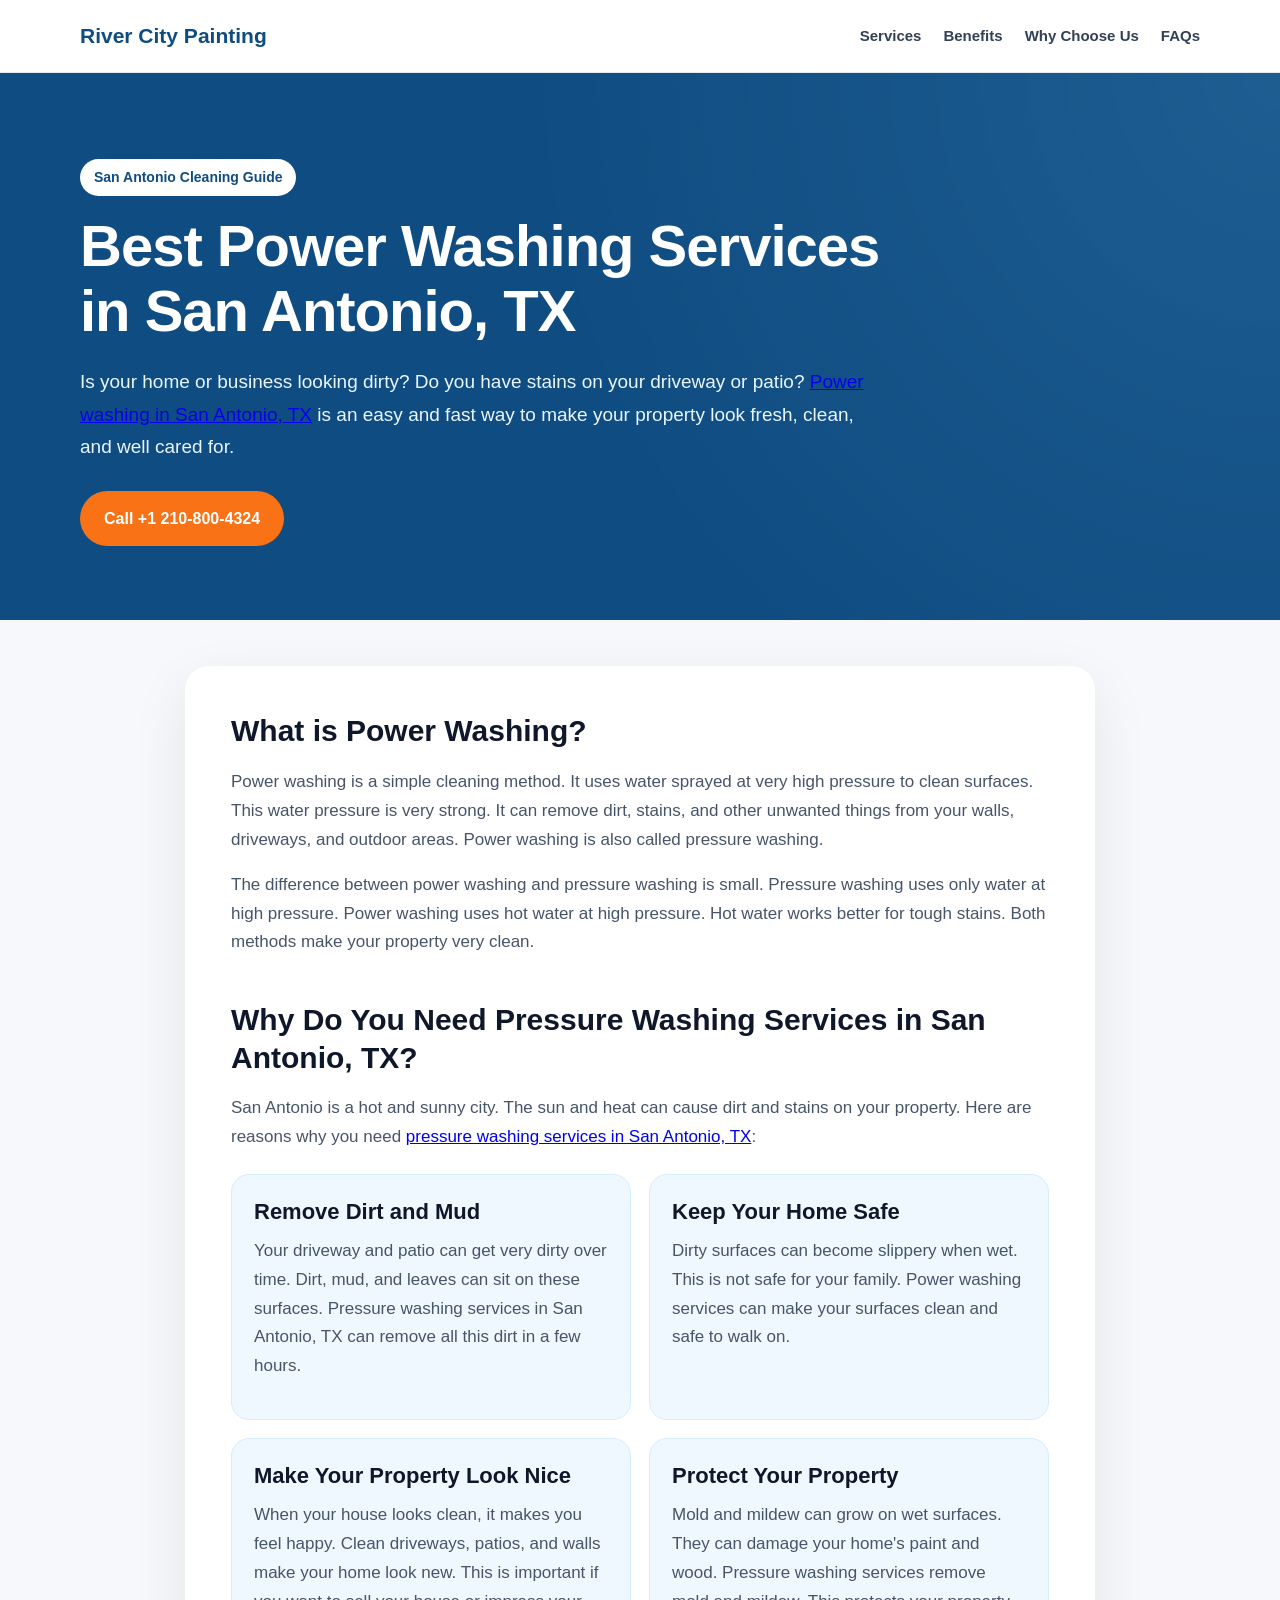
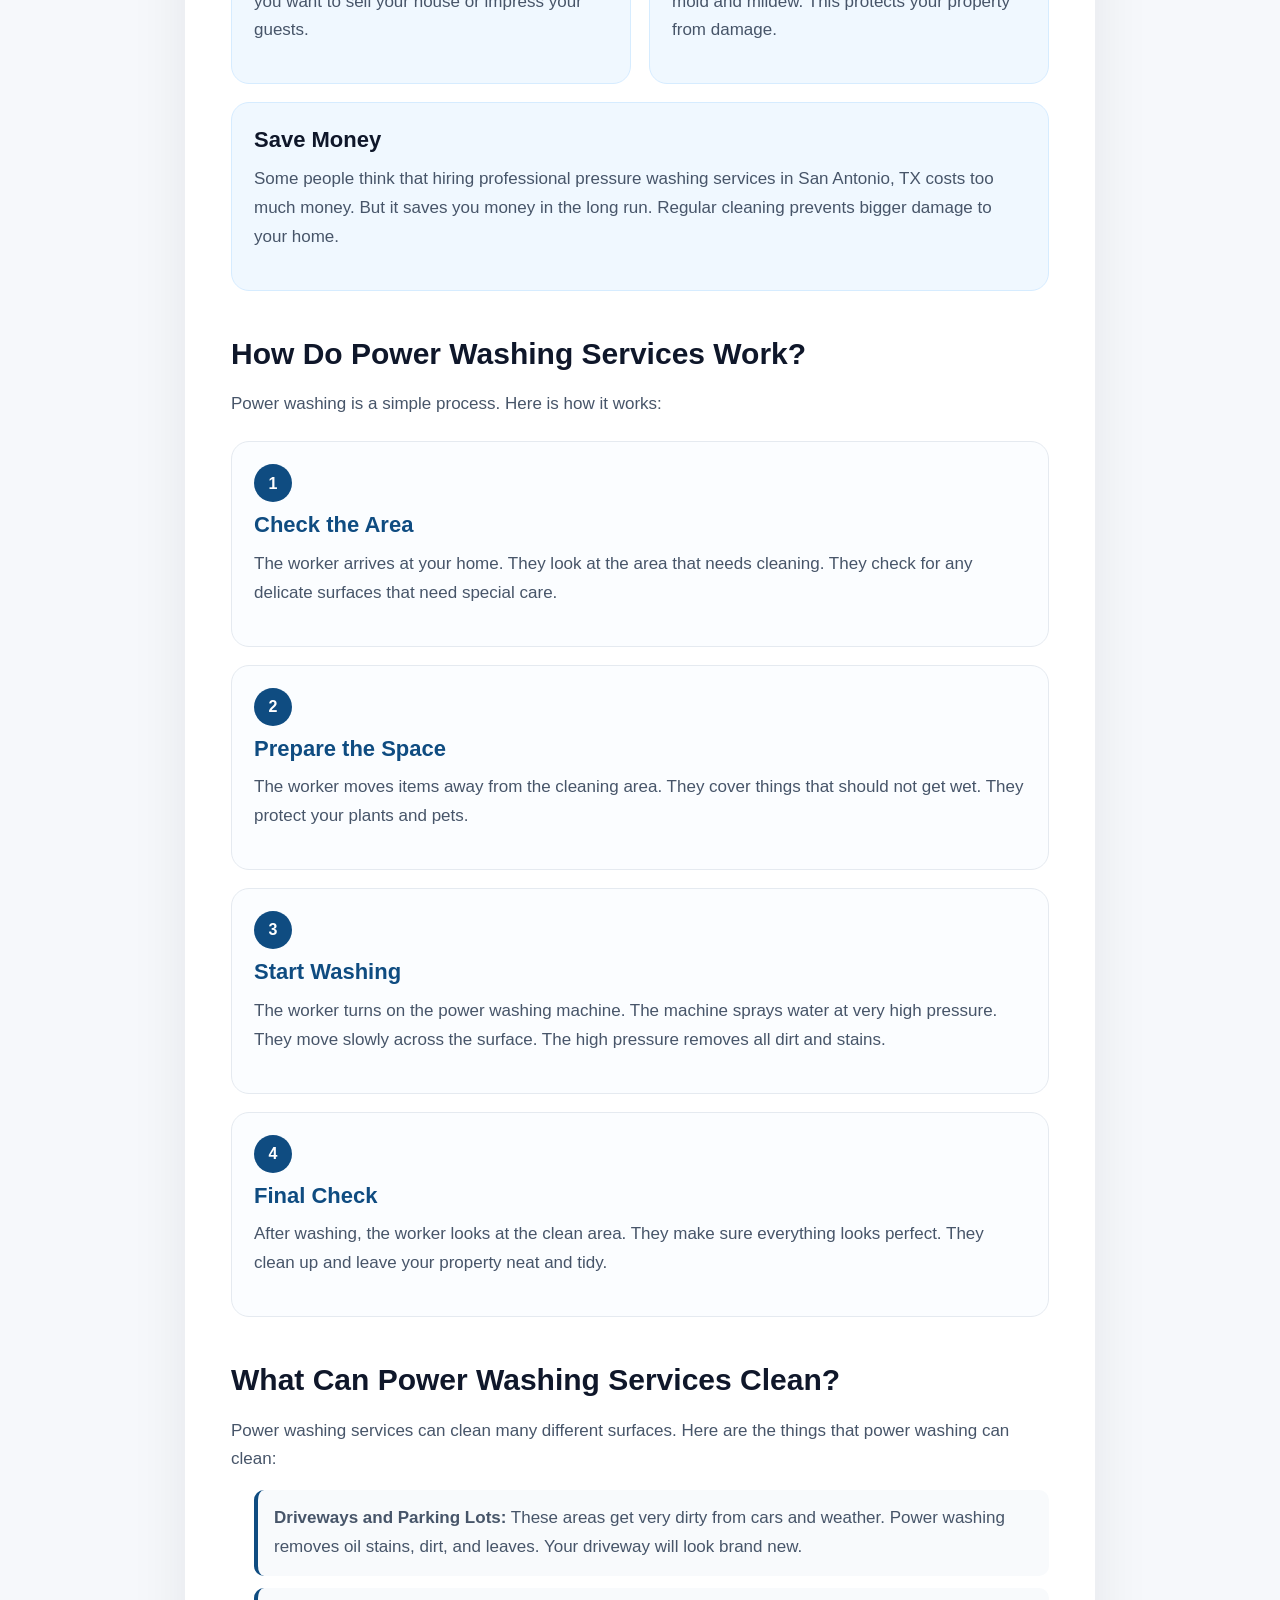
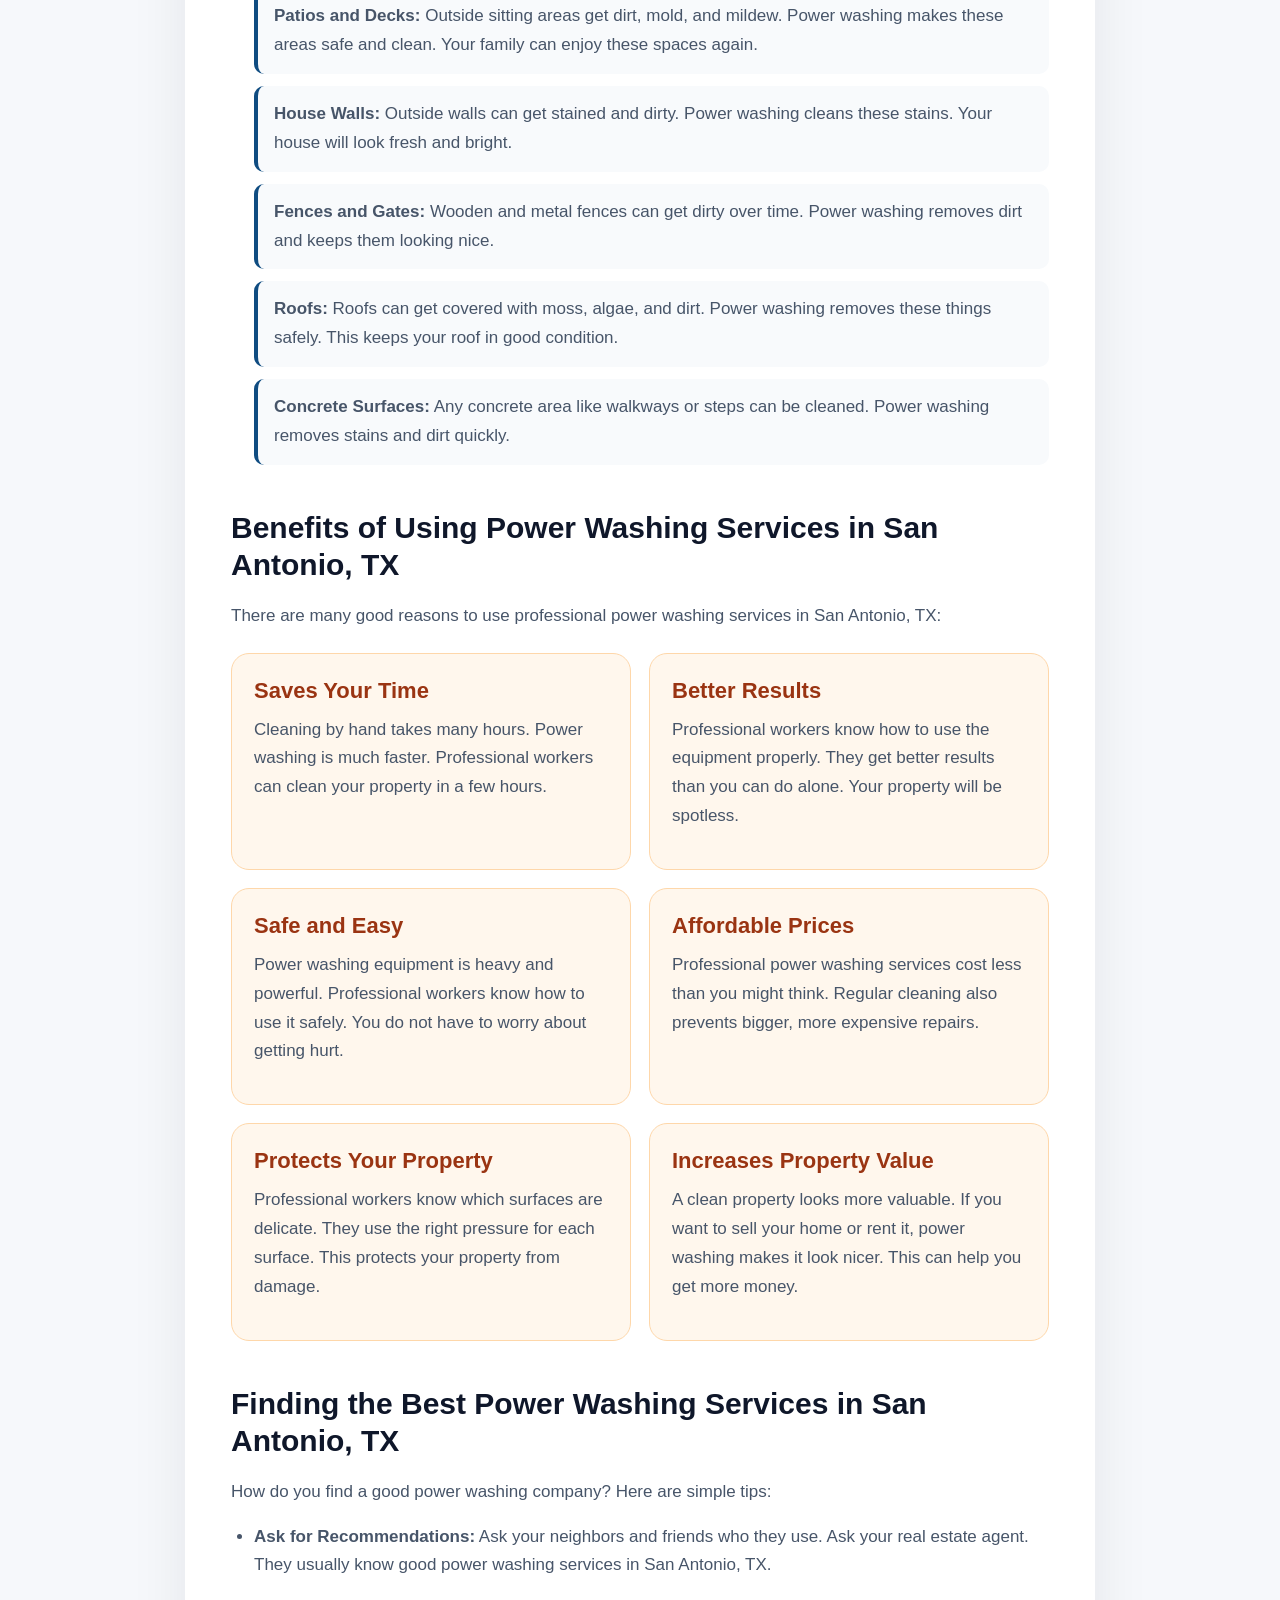
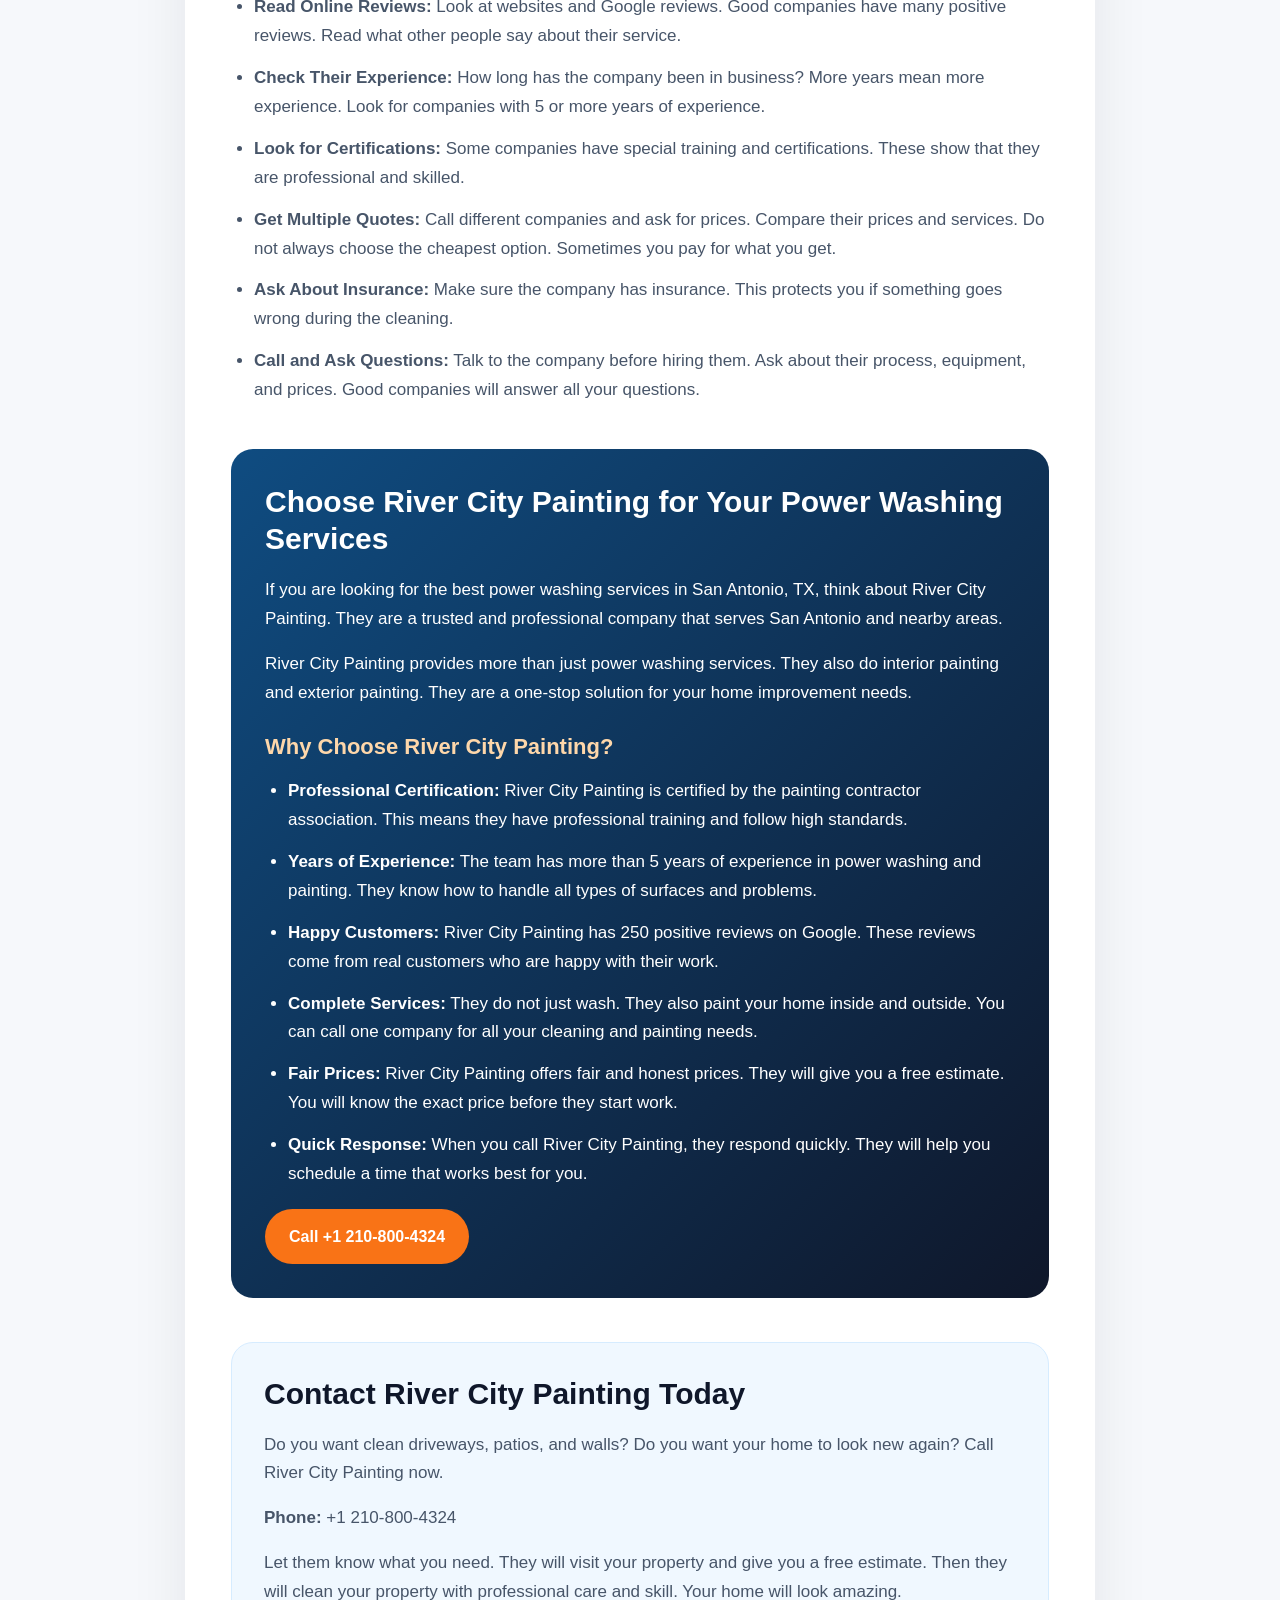
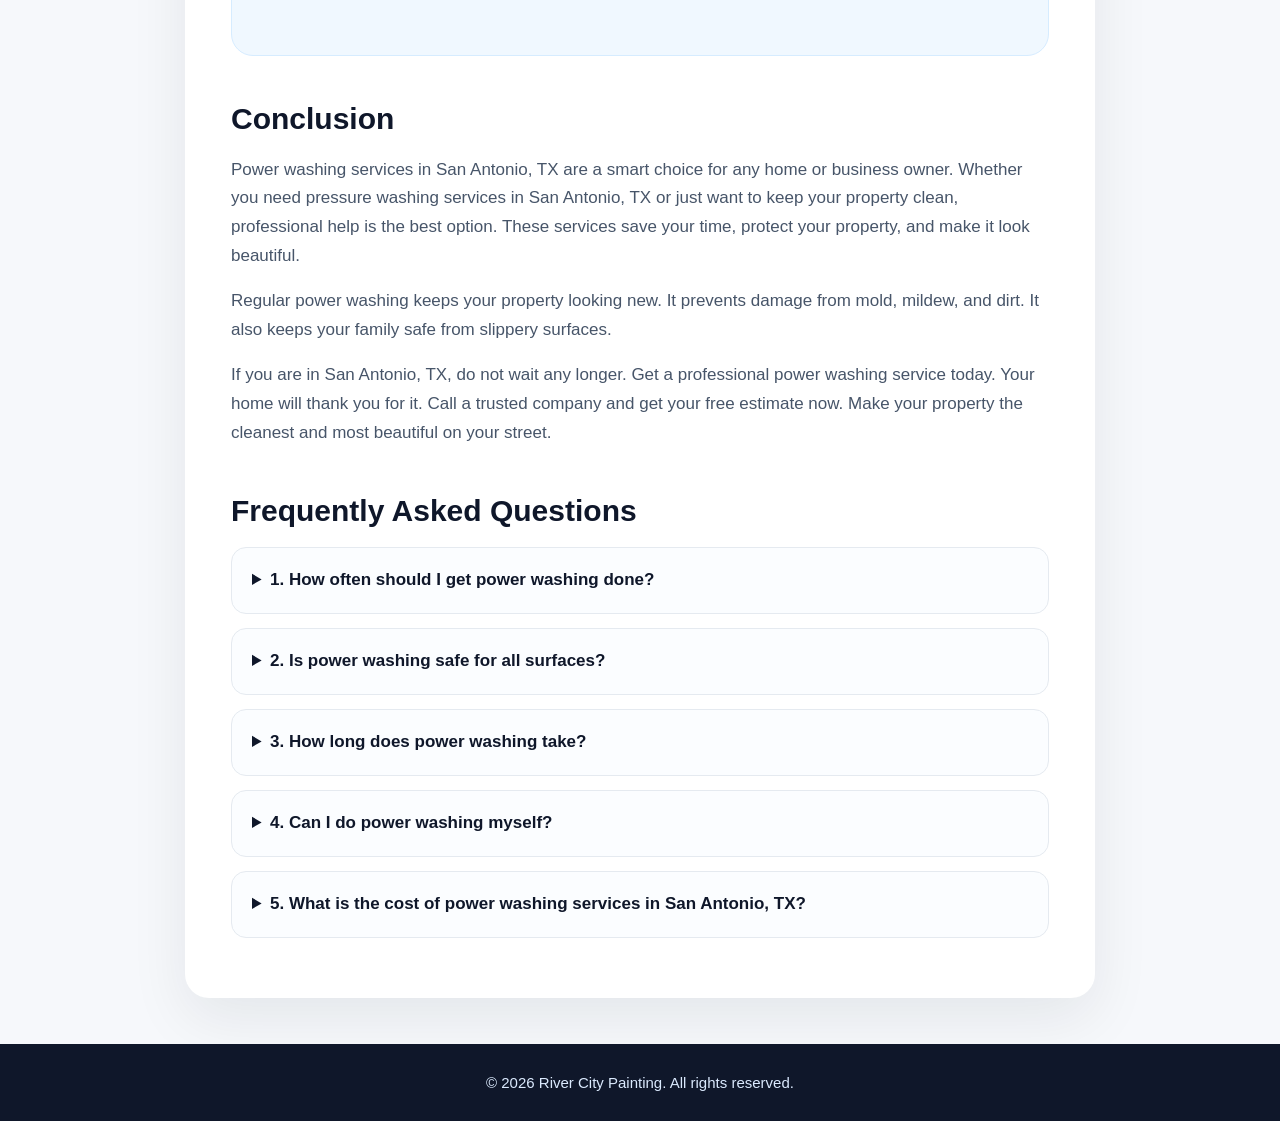
<file: index.html>
<!DOCTYPE html>
<html lang="en">
<head>
  <meta name="google-site-verification" content="J5KGWrHI56ojfI3UH01prxkOrj6jRKDMEf3i9Ako-U0" />
  <meta charset="UTF-8" />
  <meta name="viewport" content="width=device-width, initial-scale=1.0" />

  <title>Best Power Washing Services in San Antonio, TX | River City Painting</title>
  <meta name="description" content="Looking for power washing services in San Antonio, TX? Learn what power washing is, why it matters, what it can clean, and why River City Painting is a trusted choice." />

  <link rel="stylesheet" href="style.css" />
</head>
<body>
  <header class="site-header">
    <div class="container header-inner">
      <a href="#" class="logo">River City Painting</a>
      <nav class="nav">
        <a href="#services">Services</a>
        <a href="#benefits">Benefits</a>
        <a href="#choose">Why Choose Us</a>
        <a href="#faq">FAQs</a>
      </nav>
    </div>
  </header>

  <main>
    <section class="hero">
      <div class="container">
        <p class="eyebrow">San Antonio Cleaning Guide</p>
        <h1>Best Power Washing Services in San Antonio, TX</h1>
        <p class="hero-text">
          Is your home or business looking dirty? Do you have stains on your driveway or patio? <a href="https://rivercitypaintingsa.com/power-washing/">Power washing in San Antonio, TX</a> is an easy and fast way to make your property look fresh, clean, and well cared for.
        </p>
        <a class="hero-button" href="tel:+12108004324">Call +1 210-800-4324</a>
      </div>
    </section>

    <article class="blog container">
      <section>
        <h2>What is Power Washing?</h2>
        <p>
          Power washing is a simple cleaning method. It uses water sprayed at very high pressure to clean surfaces. This water pressure is very strong. It can remove dirt, stains, and other unwanted things from your walls, driveways, and outdoor areas. Power washing is also called pressure washing.
        </p>
        <p>
          The difference between power washing and pressure washing is small. Pressure washing uses only water at high pressure. Power washing uses hot water at high pressure. Hot water works better for tough stains. Both methods make your property very clean.
        </p>
      </section>

      <section>
        <h2>Why Do You Need Pressure Washing Services in San Antonio, TX?</h2>
        <p>
          San Antonio is a hot and sunny city. The sun and heat can cause dirt and stains on your property. Here are reasons why you need <a href="https://rivercitypaintingsa.com/power-washing/">pressure washing services in San Antonio, TX</a>:
        </p>

        <div class="reason-grid">
          <div class="reason-card">
            <h3>Remove Dirt and Mud</h3>
            <p>Your driveway and patio can get very dirty over time. Dirt, mud, and leaves can sit on these surfaces. Pressure washing services in San Antonio, TX can remove all this dirt in a few hours.</p>
          </div>

          <div class="reason-card">
            <h3>Keep Your Home Safe</h3>
            <p>Dirty surfaces can become slippery when wet. This is not safe for your family. Power washing services can make your surfaces clean and safe to walk on.</p>
          </div>

          <div class="reason-card">
            <h3>Make Your Property Look Nice</h3>
            <p>When your house looks clean, it makes you feel happy. Clean driveways, patios, and walls make your home look new. This is important if you want to sell your house or impress your guests.</p>
          </div>

          <div class="reason-card">
            <h3>Protect Your Property</h3>
            <p>Mold and mildew can grow on wet surfaces. They can damage your home's paint and wood. Pressure washing services remove mold and mildew. This protects your property from damage.</p>
          </div>

          <div class="reason-card full-card">
            <h3>Save Money</h3>
            <p>Some people think that hiring professional pressure washing services in San Antonio, TX costs too much money. But it saves you money in the long run. Regular cleaning prevents bigger damage to your home.</p>
          </div>
        </div>
      </section>

      <section>
        <h2>How Do Power Washing Services Work?</h2>
        <p>Power washing is a simple process. Here is how it works:</p>

        <div class="steps">
          <div class="step">
            <span>1</span>
            <h3>Check the Area</h3>
            <p>The worker arrives at your home. They look at the area that needs cleaning. They check for any delicate surfaces that need special care.</p>
          </div>

          <div class="step">
            <span>2</span>
            <h3>Prepare the Space</h3>
            <p>The worker moves items away from the cleaning area. They cover things that should not get wet. They protect your plants and pets.</p>
          </div>

          <div class="step">
            <span>3</span>
            <h3>Start Washing</h3>
            <p>The worker turns on the power washing machine. The machine sprays water at very high pressure. They move slowly across the surface. The high pressure removes all dirt and stains.</p>
          </div>

          <div class="step">
            <span>4</span>
            <h3>Final Check</h3>
            <p>After washing, the worker looks at the clean area. They make sure everything looks perfect. They clean up and leave your property neat and tidy.</p>
          </div>
        </div>
      </section>

      <section id="services">
        <h2>What Can Power Washing Services Clean?</h2>
        <p>Power washing services can clean many different surfaces. Here are the things that power washing can clean:</p>

        <ul class="service-list">
          <li><strong>Driveways and Parking Lots:</strong> These areas get very dirty from cars and weather. Power washing removes oil stains, dirt, and leaves. Your driveway will look brand new.</li>
          <li><strong>Patios and Decks:</strong> Outside sitting areas get dirt, mold, and mildew. Power washing makes these areas safe and clean. Your family can enjoy these spaces again.</li>
          <li><strong>House Walls:</strong> Outside walls can get stained and dirty. Power washing cleans these stains. Your house will look fresh and bright.</li>
          <li><strong>Fences and Gates:</strong> Wooden and metal fences can get dirty over time. Power washing removes dirt and keeps them looking nice.</li>
          <li><strong>Roofs:</strong> Roofs can get covered with moss, algae, and dirt. Power washing removes these things safely. This keeps your roof in good condition.</li>
          <li><strong>Concrete Surfaces:</strong> Any concrete area like walkways or steps can be cleaned. Power washing removes stains and dirt quickly.</li>
        </ul>
      </section>

      <section id="benefits">
        <h2>Benefits of Using Power Washing Services in San Antonio, TX</h2>
        <p>There are many good reasons to use professional power washing services in San Antonio, TX:</p>

        <div class="benefit-list">
          <div>
            <h3>Saves Your Time</h3>
            <p>Cleaning by hand takes many hours. Power washing is much faster. Professional workers can clean your property in a few hours.</p>
          </div>

          <div>
            <h3>Better Results</h3>
            <p>Professional workers know how to use the equipment properly. They get better results than you can do alone. Your property will be spotless.</p>
          </div>

          <div>
            <h3>Safe and Easy</h3>
            <p>Power washing equipment is heavy and powerful. Professional workers know how to use it safely. You do not have to worry about getting hurt.</p>
          </div>

          <div>
            <h3>Affordable Prices</h3>
            <p>Professional power washing services cost less than you might think. Regular cleaning also prevents bigger, more expensive repairs.</p>
          </div>

          <div>
            <h3>Protects Your Property</h3>
            <p>Professional workers know which surfaces are delicate. They use the right pressure for each surface. This protects your property from damage.</p>
          </div>

          <div>
            <h3>Increases Property Value</h3>
            <p>A clean property looks more valuable. If you want to sell your home or rent it, power washing makes it look nicer. This can help you get more money.</p>
          </div>
        </div>
      </section>

      <section>
        <h2>Finding the Best Power Washing Services in San Antonio, TX</h2>
        <p>How do you find a good power washing company? Here are simple tips:</p>

        <ul>
          <li><strong>Ask for Recommendations:</strong> Ask your neighbors and friends who they use. Ask your real estate agent. They usually know good power washing services in San Antonio, TX.</li>
          <li><strong>Read Online Reviews:</strong> Look at websites and Google reviews. Good companies have many positive reviews. Read what other people say about their service.</li>
          <li><strong>Check Their Experience:</strong> How long has the company been in business? More years mean more experience. Look for companies with 5 or more years of experience.</li>
          <li><strong>Look for Certifications:</strong> Some companies have special training and certifications. These show that they are professional and skilled.</li>
          <li><strong>Get Multiple Quotes:</strong> Call different companies and ask for prices. Compare their prices and services. Do not always choose the cheapest option. Sometimes you pay for what you get.</li>
          <li><strong>Ask About Insurance:</strong> Make sure the company has insurance. This protects you if something goes wrong during the cleaning.</li>
          <li><strong>Call and Ask Questions:</strong> Talk to the company before hiring them. Ask about their process, equipment, and prices. Good companies will answer all your questions.</li>
        </ul>
      </section>

      <section id="choose" class="cta-box">
        <h2>Choose River City Painting for Your Power Washing Services</h2>
        <p>
          If you are looking for the best power washing services in San Antonio, TX, think about River City Painting. They are a trusted and professional company that serves San Antonio and nearby areas.
        </p>
        <p>
          River City Painting provides more than just power washing services. They also do interior painting and exterior painting. They are a one-stop solution for your home improvement needs.
        </p>

        <h3>Why Choose River City Painting?</h3>
        <ul>
          <li><strong>Professional Certification:</strong> River City Painting is certified by the painting contractor association. This means they have professional training and follow high standards.</li>
          <li><strong>Years of Experience:</strong> The team has more than 5 years of experience in power washing and painting. They know how to handle all types of surfaces and problems.</li>
          <li><strong>Happy Customers:</strong> River City Painting has 250 positive reviews on Google. These reviews come from real customers who are happy with their work.</li>
          <li><strong>Complete Services:</strong> They do not just wash. They also paint your home inside and outside. You can call one company for all your cleaning and painting needs.</li>
          <li><strong>Fair Prices:</strong> River City Painting offers fair and honest prices. They will give you a free estimate. You will know the exact price before they start work.</li>
          <li><strong>Quick Response:</strong> When you call River City Painting, they respond quickly. They will help you schedule a time that works best for you.</li>
        </ul>

        <a class="button" href="tel:+12108004324">Call +1 210-800-4324</a>
      </section>

      <section class="contact-box">
        <h2>Contact River City Painting Today</h2>
        <p>
          Do you want clean driveways, patios, and walls? Do you want your home to look new again? Call River City Painting now.
        </p>
        <p><strong>Phone:</strong> +1 210-800-4324</p>
        <p>
          Let them know what you need. They will visit your property and give you a free estimate. Then they will clean your property with professional care and skill. Your home will look amazing.
        </p>
      </section>

      <section>
        <h2>Conclusion</h2>
        <p>
          Power washing services in San Antonio, TX are a smart choice for any home or business owner. Whether you need pressure washing services in San Antonio, TX or just want to keep your property clean, professional help is the best option. These services save your time, protect your property, and make it look beautiful.
        </p>
        <p>
          Regular power washing keeps your property looking new. It prevents damage from mold, mildew, and dirt. It also keeps your family safe from slippery surfaces.
        </p>
        <p>
          If you are in San Antonio, TX, do not wait any longer. Get a professional power washing service today. Your home will thank you for it. Call a trusted company and get your free estimate now. Make your property the cleanest and most beautiful on your street.
        </p>
      </section>

      <section id="faq" class="faq">
        <h2>Frequently Asked Questions</h2>

        <details>
          <summary>1. How often should I get power washing done?</summary>
          <p>Most homes should get power washing done once every year. If you live near trees or in a wet area, you might need it twice a year. Ask your power washing company what they recommend for your home.</p>
        </details>

        <details>
          <summary>2. Is power washing safe for all surfaces?</summary>
          <p>Power washing is safe for most surfaces like concrete and brick. However, some surfaces like wood and soft stone need lower pressure. Professional workers know which pressure to use for each surface. Always hire a professional to avoid damage.</p>
        </details>

        <details>
          <summary>3. How long does power washing take?</summary>
          <p>The time depends on how dirty your property is and how large the area is. A small driveway might take 1 to 2 hours. A whole house might take 4 to 6 hours. Ask your company for an estimate.</p>
        </details>

        <details>
          <summary>4. Can I do power washing myself?</summary>
          <p>You can rent power washing equipment yourself. But it is very heavy and can be dangerous. Professional workers have training and experience. They also have better equipment. It is safer and easier to hire professionals.</p>
        </details>

        <details>
          <summary>5. What is the cost of power washing services in San Antonio, TX?</summary>
          <p>Prices vary depending on the size and type of area. A small driveway might cost 150 to 300 dollars. A whole house might cost 500 to 1500 dollars. Call different companies for free quotes. Compare prices before you decide.</p>
        </details>
      </section>
    </article>
  </main>

  <footer class="site-footer">
    <div class="container">
      <p>&copy; 2026 River City Painting. All rights reserved.</p>
    </div>
  </footer>
</body>
</html>
</file>
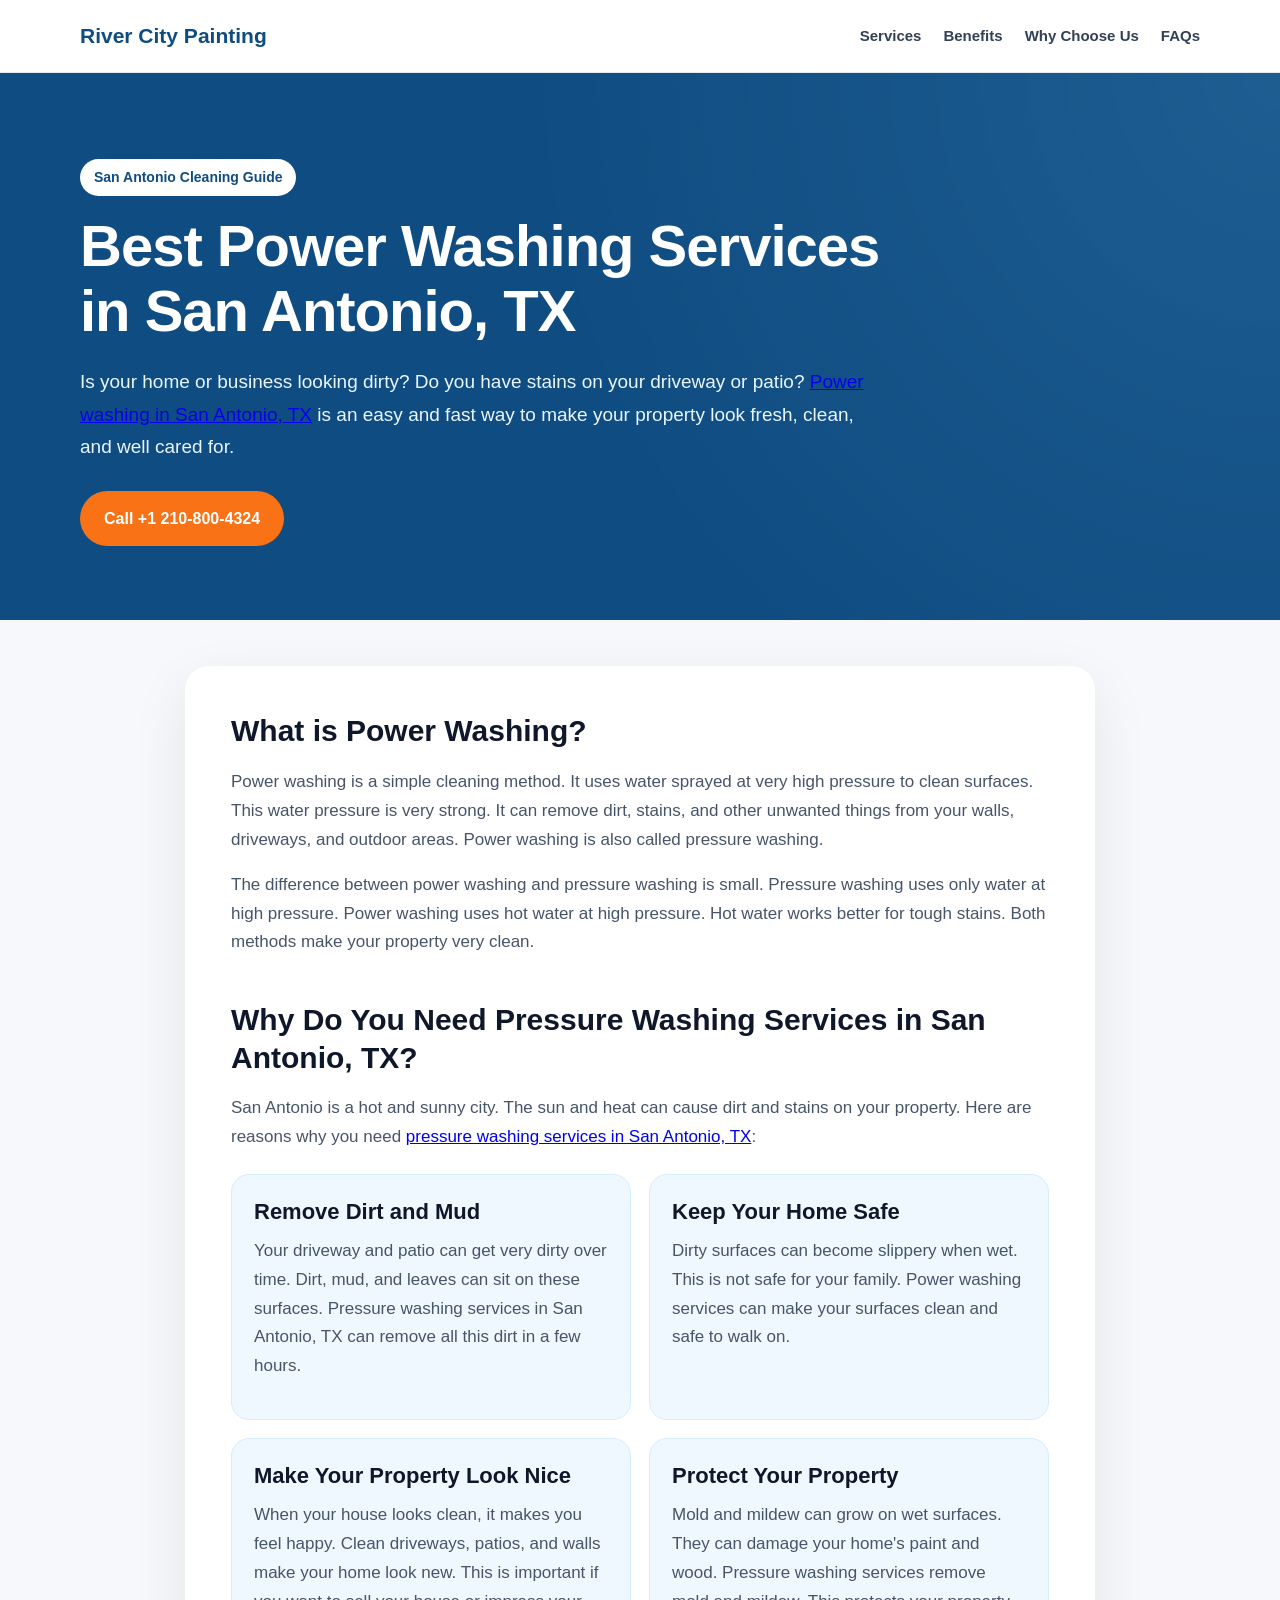
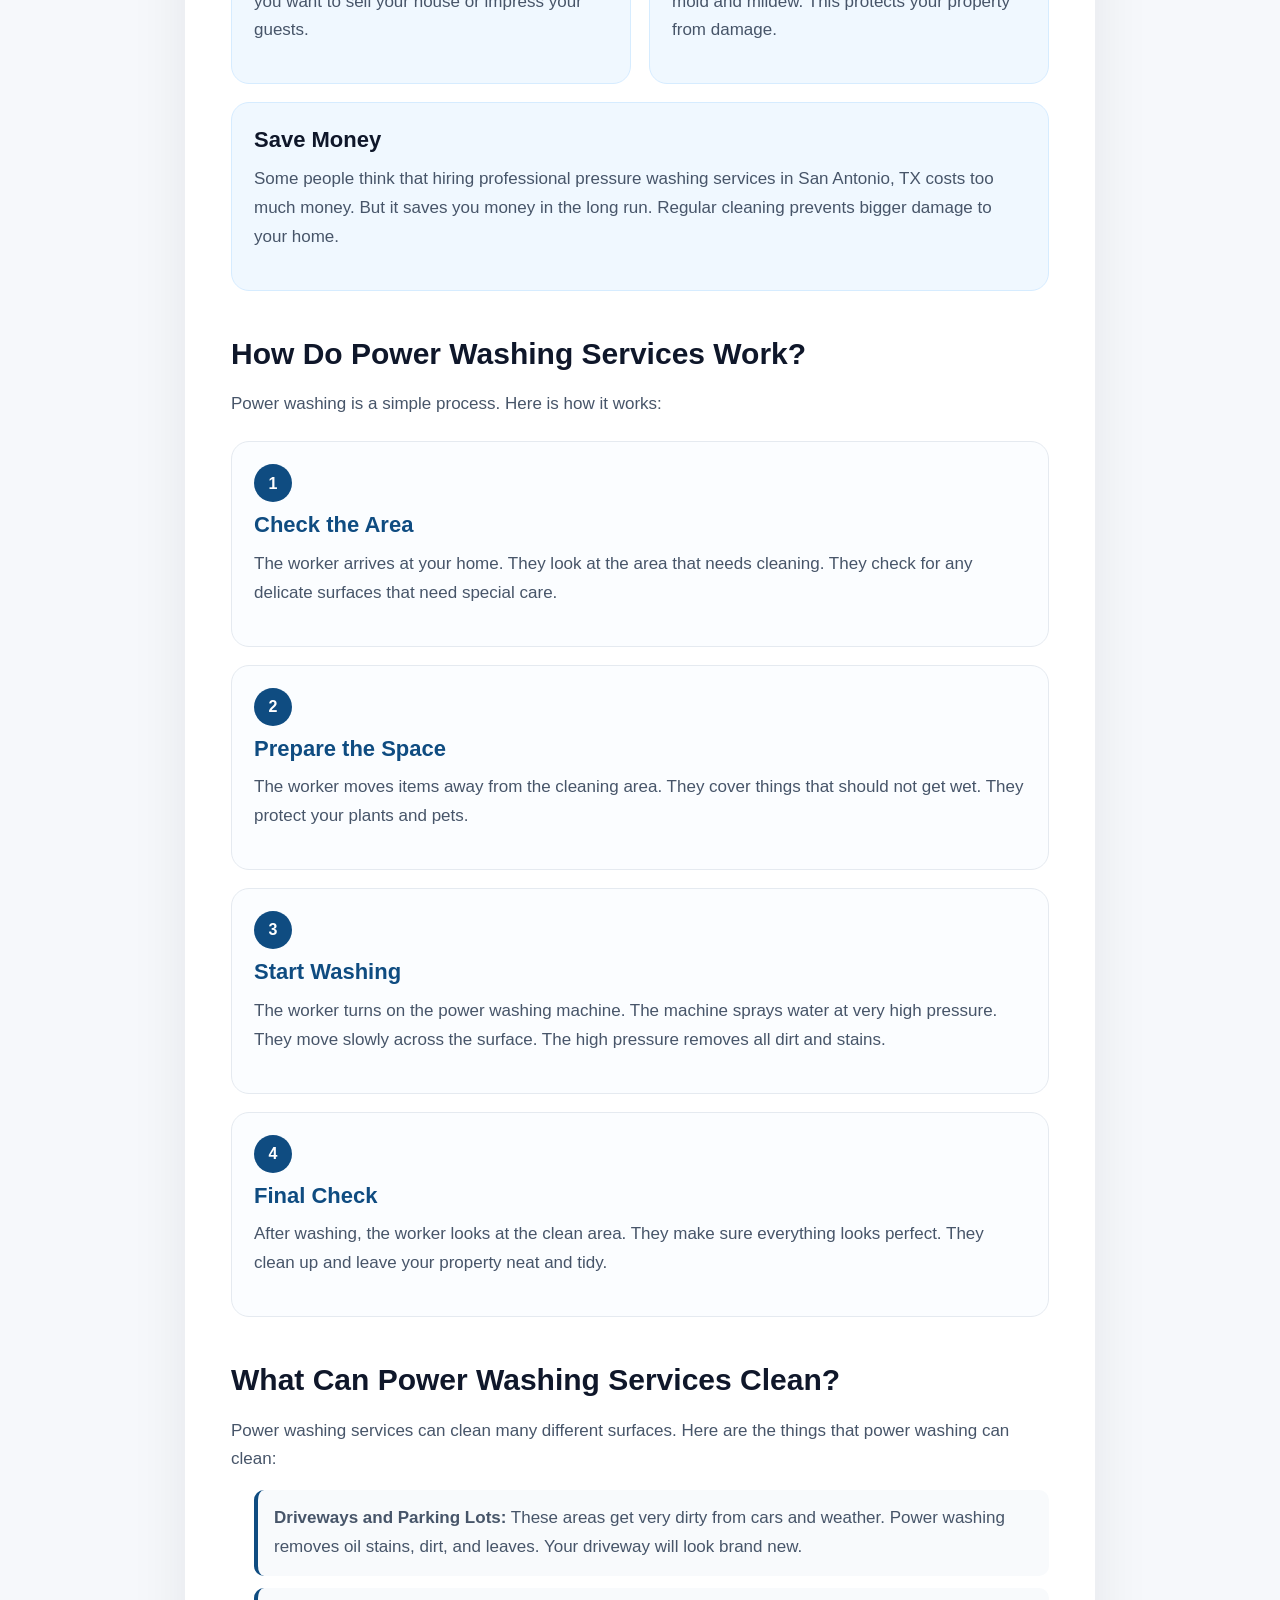
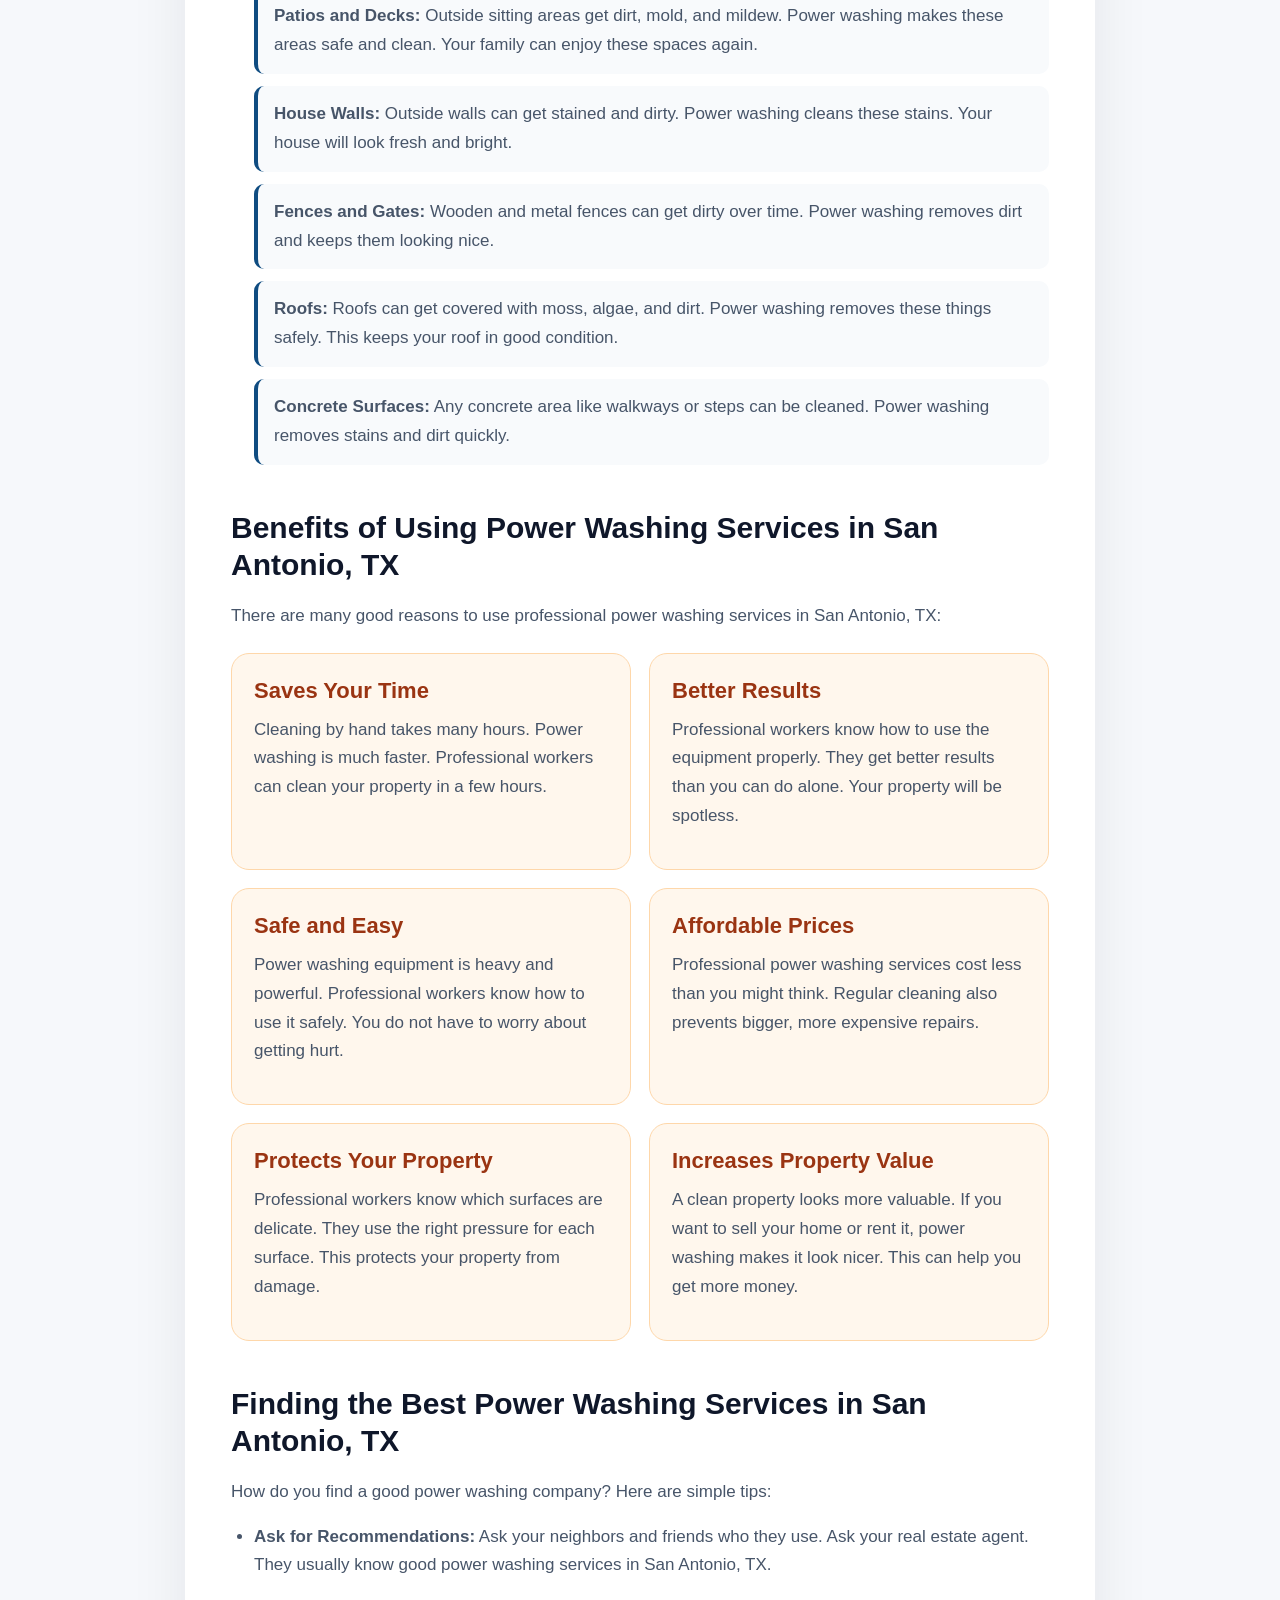
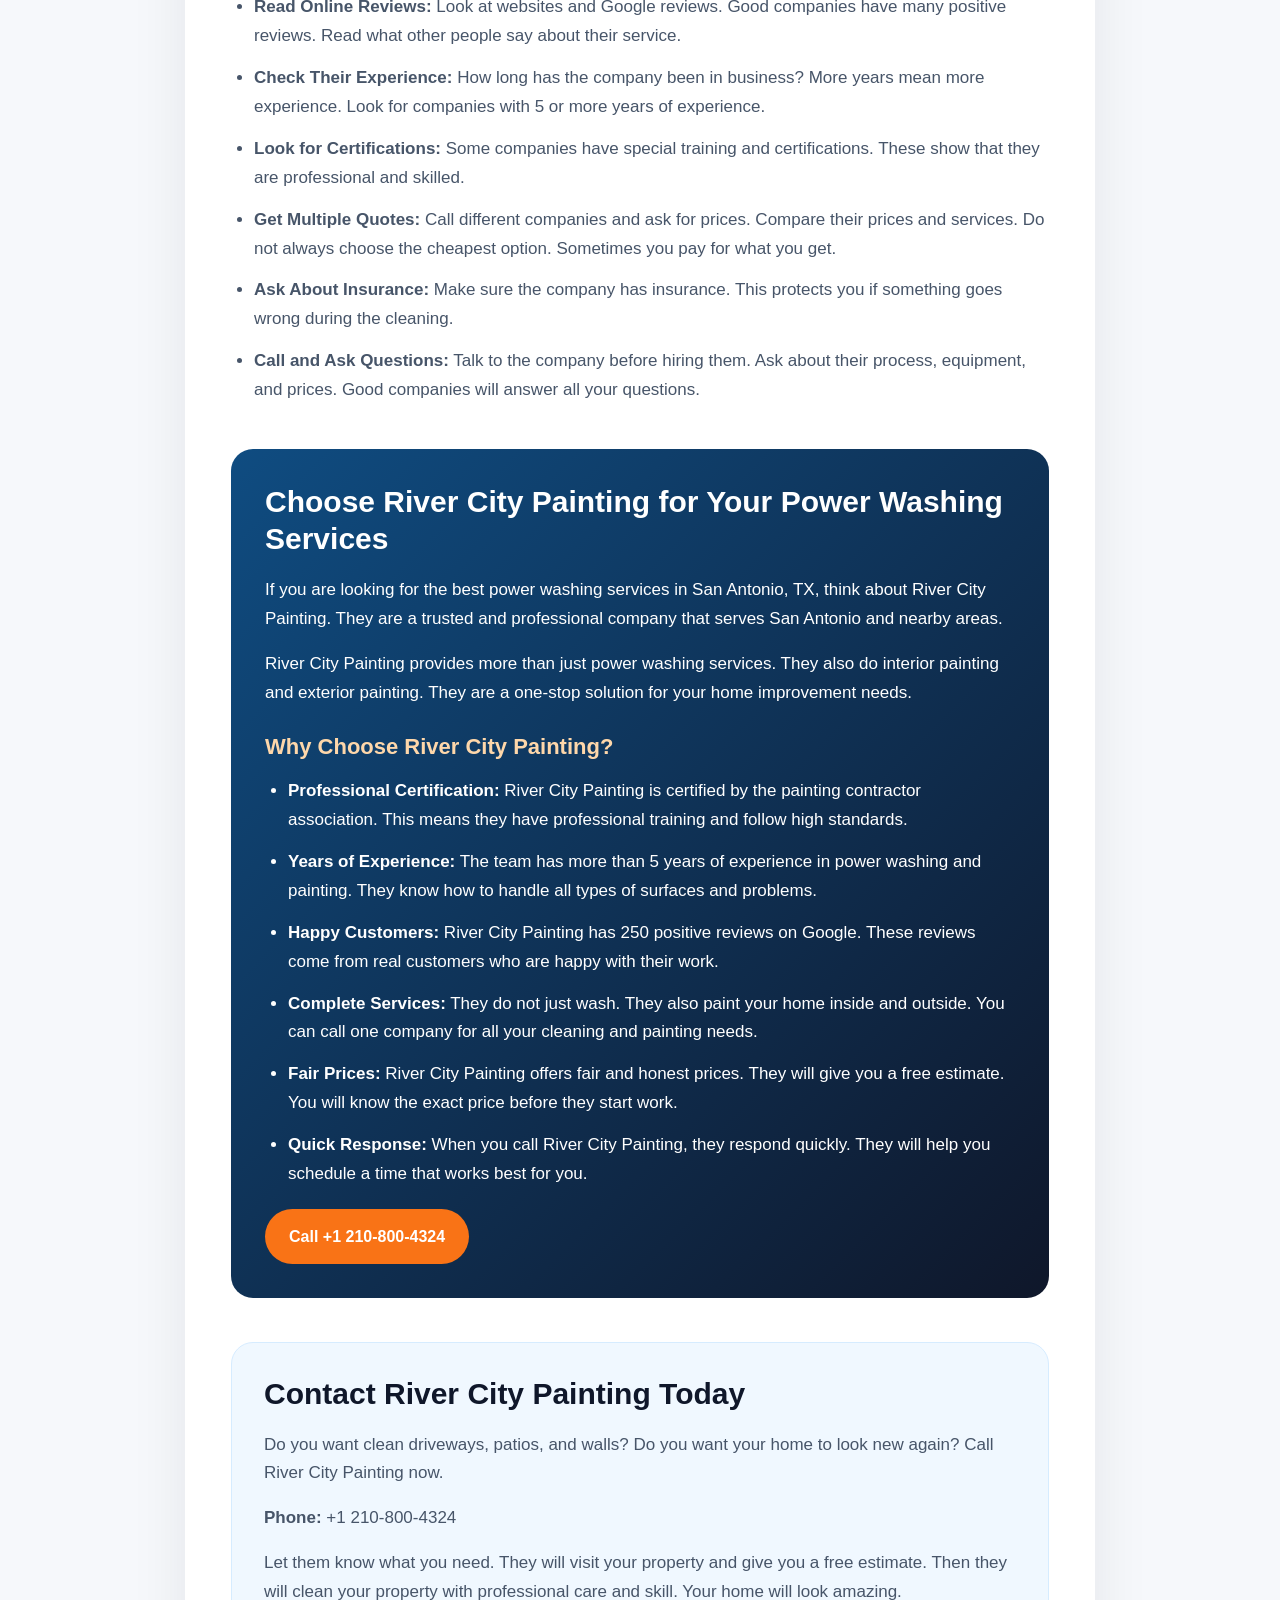
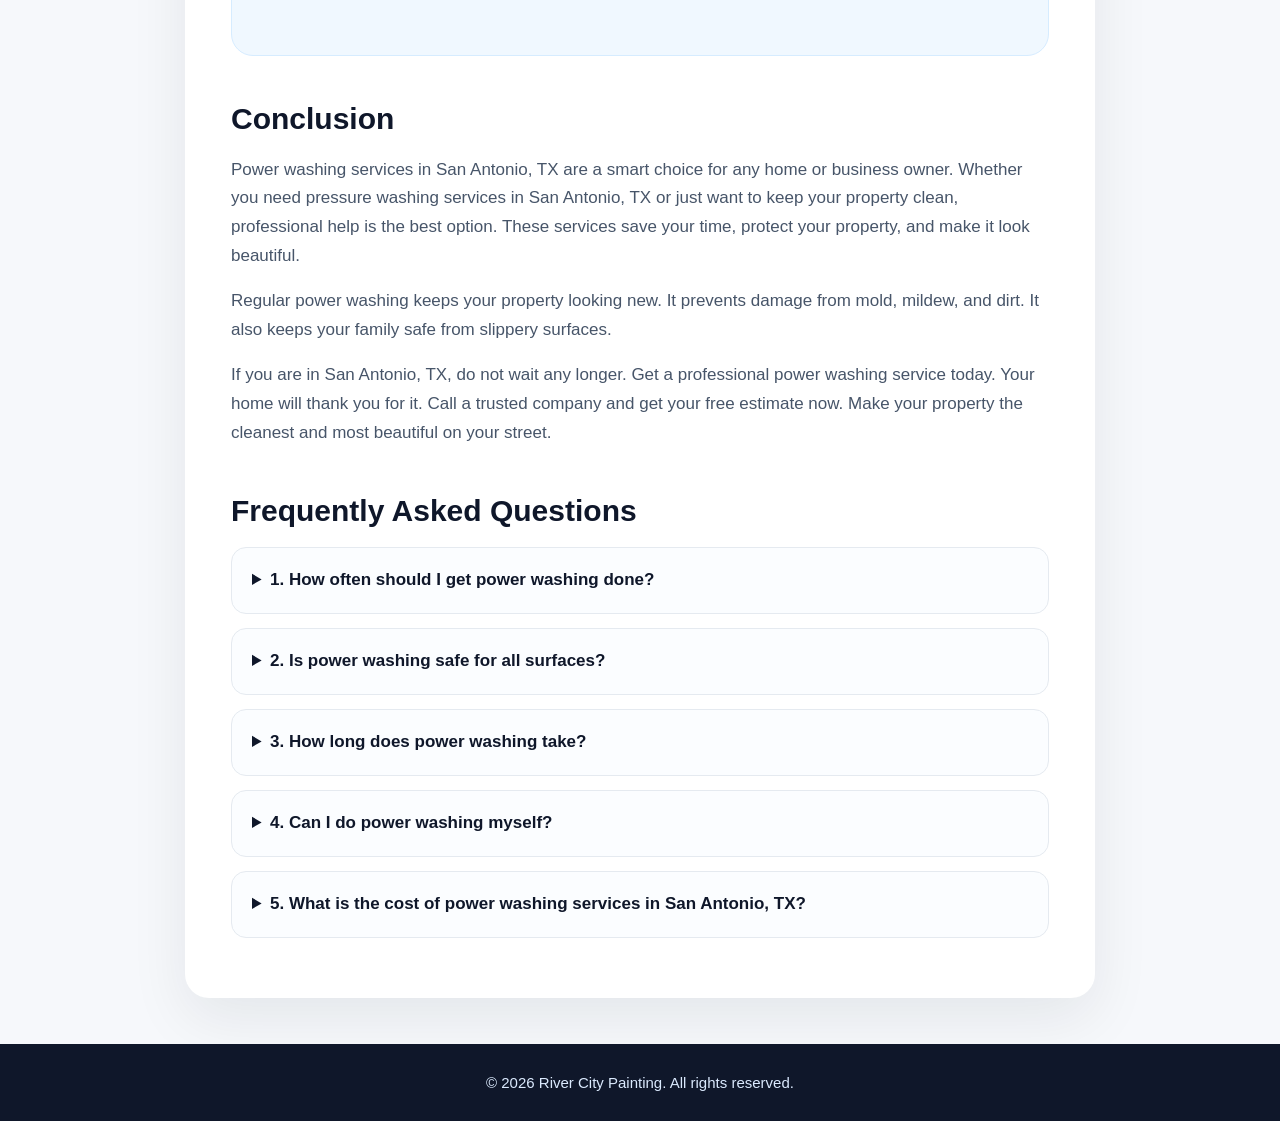
<file: index(2).html>
<!DOCTYPE html>
<html lang="en">
<head>
  <meta charset="UTF-8" />
  <meta name="viewport" content="width=device-width, initial-scale=1.0" />

  <title>Best Power Washing Services in San Antonio, TX | River City Painting</title>
  <meta name="description" content="Looking for power washing services in San Antonio, TX? Learn what power washing is, why it matters, what it can clean, and why River City Painting is a trusted choice." />

  <link rel="stylesheet" href="style.css" />
</head>
<body>
  <header class="site-header">
    <div class="container header-inner">
      <a href="#" class="logo">River City Painting</a>
      <nav class="nav">
        <a href="#services">Services</a>
        <a href="#benefits">Benefits</a>
        <a href="#choose">Why Choose Us</a>
        <a href="#faq">FAQs</a>
      </nav>
    </div>
  </header>

  <main>
    <section class="hero">
      <div class="container">
        <p class="eyebrow">San Antonio Cleaning Guide</p>
        <h1>Best Power Washing Services in San Antonio, TX</h1>
        <p class="hero-text">
          Is your home or business looking dirty? Do you have stains on your driveway or patio? <a href="https://rivercitypaintingsa.com/power-washing/">Power washing in San Antonio, TX</a> is an easy and fast way to make your property look fresh, clean, and well cared for.
        </p>
        <a class="hero-button" href="tel:+12108004324">Call +1 210-800-4324</a>
      </div>
    </section>

    <article class="blog container">
      <section>
        <h2>What is Power Washing?</h2>
        <p>
          Power washing is a simple cleaning method. It uses water sprayed at very high pressure to clean surfaces. This water pressure is very strong. It can remove dirt, stains, and other unwanted things from your walls, driveways, and outdoor areas. Power washing is also called pressure washing.
        </p>
        <p>
          The difference between power washing and pressure washing is small. Pressure washing uses only water at high pressure. Power washing uses hot water at high pressure. Hot water works better for tough stains. Both methods make your property very clean.
        </p>
      </section>

      <section>
        <h2>Why Do You Need Pressure Washing Services in San Antonio, TX?</h2>
        <p>
          San Antonio is a hot and sunny city. The sun and heat can cause dirt and stains on your property. Here are reasons why you need <a href="https://rivercitypaintingsa.com/power-washing/">pressure washing services in San Antonio, TX</a>:
        </p>

        <div class="reason-grid">
          <div class="reason-card">
            <h3>Remove Dirt and Mud</h3>
            <p>Your driveway and patio can get very dirty over time. Dirt, mud, and leaves can sit on these surfaces. Pressure washing services in San Antonio, TX can remove all this dirt in a few hours.</p>
          </div>

          <div class="reason-card">
            <h3>Keep Your Home Safe</h3>
            <p>Dirty surfaces can become slippery when wet. This is not safe for your family. Power washing services can make your surfaces clean and safe to walk on.</p>
          </div>

          <div class="reason-card">
            <h3>Make Your Property Look Nice</h3>
            <p>When your house looks clean, it makes you feel happy. Clean driveways, patios, and walls make your home look new. This is important if you want to sell your house or impress your guests.</p>
          </div>

          <div class="reason-card">
            <h3>Protect Your Property</h3>
            <p>Mold and mildew can grow on wet surfaces. They can damage your home's paint and wood. Pressure washing services remove mold and mildew. This protects your property from damage.</p>
          </div>

          <div class="reason-card full-card">
            <h3>Save Money</h3>
            <p>Some people think that hiring professional pressure washing services in San Antonio, TX costs too much money. But it saves you money in the long run. Regular cleaning prevents bigger damage to your home.</p>
          </div>
        </div>
      </section>

      <section>
        <h2>How Do Power Washing Services Work?</h2>
        <p>Power washing is a simple process. Here is how it works:</p>

        <div class="steps">
          <div class="step">
            <span>1</span>
            <h3>Check the Area</h3>
            <p>The worker arrives at your home. They look at the area that needs cleaning. They check for any delicate surfaces that need special care.</p>
          </div>

          <div class="step">
            <span>2</span>
            <h3>Prepare the Space</h3>
            <p>The worker moves items away from the cleaning area. They cover things that should not get wet. They protect your plants and pets.</p>
          </div>

          <div class="step">
            <span>3</span>
            <h3>Start Washing</h3>
            <p>The worker turns on the power washing machine. The machine sprays water at very high pressure. They move slowly across the surface. The high pressure removes all dirt and stains.</p>
          </div>

          <div class="step">
            <span>4</span>
            <h3>Final Check</h3>
            <p>After washing, the worker looks at the clean area. They make sure everything looks perfect. They clean up and leave your property neat and tidy.</p>
          </div>
        </div>
      </section>

      <section id="services">
        <h2>What Can Power Washing Services Clean?</h2>
        <p>Power washing services can clean many different surfaces. Here are the things that power washing can clean:</p>

        <ul class="service-list">
          <li><strong>Driveways and Parking Lots:</strong> These areas get very dirty from cars and weather. Power washing removes oil stains, dirt, and leaves. Your driveway will look brand new.</li>
          <li><strong>Patios and Decks:</strong> Outside sitting areas get dirt, mold, and mildew. Power washing makes these areas safe and clean. Your family can enjoy these spaces again.</li>
          <li><strong>House Walls:</strong> Outside walls can get stained and dirty. Power washing cleans these stains. Your house will look fresh and bright.</li>
          <li><strong>Fences and Gates:</strong> Wooden and metal fences can get dirty over time. Power washing removes dirt and keeps them looking nice.</li>
          <li><strong>Roofs:</strong> Roofs can get covered with moss, algae, and dirt. Power washing removes these things safely. This keeps your roof in good condition.</li>
          <li><strong>Concrete Surfaces:</strong> Any concrete area like walkways or steps can be cleaned. Power washing removes stains and dirt quickly.</li>
        </ul>
      </section>

      <section id="benefits">
        <h2>Benefits of Using Power Washing Services in San Antonio, TX</h2>
        <p>There are many good reasons to use professional power washing services in San Antonio, TX:</p>

        <div class="benefit-list">
          <div>
            <h3>Saves Your Time</h3>
            <p>Cleaning by hand takes many hours. Power washing is much faster. Professional workers can clean your property in a few hours.</p>
          </div>

          <div>
            <h3>Better Results</h3>
            <p>Professional workers know how to use the equipment properly. They get better results than you can do alone. Your property will be spotless.</p>
          </div>

          <div>
            <h3>Safe and Easy</h3>
            <p>Power washing equipment is heavy and powerful. Professional workers know how to use it safely. You do not have to worry about getting hurt.</p>
          </div>

          <div>
            <h3>Affordable Prices</h3>
            <p>Professional power washing services cost less than you might think. Regular cleaning also prevents bigger, more expensive repairs.</p>
          </div>

          <div>
            <h3>Protects Your Property</h3>
            <p>Professional workers know which surfaces are delicate. They use the right pressure for each surface. This protects your property from damage.</p>
          </div>

          <div>
            <h3>Increases Property Value</h3>
            <p>A clean property looks more valuable. If you want to sell your home or rent it, power washing makes it look nicer. This can help you get more money.</p>
          </div>
        </div>
      </section>

      <section>
        <h2>Finding the Best Power Washing Services in San Antonio, TX</h2>
        <p>How do you find a good power washing company? Here are simple tips:</p>

        <ul>
          <li><strong>Ask for Recommendations:</strong> Ask your neighbors and friends who they use. Ask your real estate agent. They usually know good power washing services in San Antonio, TX.</li>
          <li><strong>Read Online Reviews:</strong> Look at websites and Google reviews. Good companies have many positive reviews. Read what other people say about their service.</li>
          <li><strong>Check Their Experience:</strong> How long has the company been in business? More years mean more experience. Look for companies with 5 or more years of experience.</li>
          <li><strong>Look for Certifications:</strong> Some companies have special training and certifications. These show that they are professional and skilled.</li>
          <li><strong>Get Multiple Quotes:</strong> Call different companies and ask for prices. Compare their prices and services. Do not always choose the cheapest option. Sometimes you pay for what you get.</li>
          <li><strong>Ask About Insurance:</strong> Make sure the company has insurance. This protects you if something goes wrong during the cleaning.</li>
          <li><strong>Call and Ask Questions:</strong> Talk to the company before hiring them. Ask about their process, equipment, and prices. Good companies will answer all your questions.</li>
        </ul>
      </section>

      <section id="choose" class="cta-box">
        <h2>Choose River City Painting for Your Power Washing Services</h2>
        <p>
          If you are looking for the best power washing services in San Antonio, TX, think about River City Painting. They are a trusted and professional company that serves San Antonio and nearby areas.
        </p>
        <p>
          River City Painting provides more than just power washing services. They also do interior painting and exterior painting. They are a one-stop solution for your home improvement needs.
        </p>

        <h3>Why Choose River City Painting?</h3>
        <ul>
          <li><strong>Professional Certification:</strong> River City Painting is certified by the painting contractor association. This means they have professional training and follow high standards.</li>
          <li><strong>Years of Experience:</strong> The team has more than 5 years of experience in power washing and painting. They know how to handle all types of surfaces and problems.</li>
          <li><strong>Happy Customers:</strong> River City Painting has 250 positive reviews on Google. These reviews come from real customers who are happy with their work.</li>
          <li><strong>Complete Services:</strong> They do not just wash. They also paint your home inside and outside. You can call one company for all your cleaning and painting needs.</li>
          <li><strong>Fair Prices:</strong> River City Painting offers fair and honest prices. They will give you a free estimate. You will know the exact price before they start work.</li>
          <li><strong>Quick Response:</strong> When you call River City Painting, they respond quickly. They will help you schedule a time that works best for you.</li>
        </ul>

        <a class="button" href="tel:+12108004324">Call +1 210-800-4324</a>
      </section>

      <section class="contact-box">
        <h2>Contact River City Painting Today</h2>
        <p>
          Do you want clean driveways, patios, and walls? Do you want your home to look new again? Call River City Painting now.
        </p>
        <p><strong>Phone:</strong> +1 210-800-4324</p>
        <p>
          Let them know what you need. They will visit your property and give you a free estimate. Then they will clean your property with professional care and skill. Your home will look amazing.
        </p>
      </section>

      <section>
        <h2>Conclusion</h2>
        <p>
          Power washing services in San Antonio, TX are a smart choice for any home or business owner. Whether you need pressure washing services in San Antonio, TX or just want to keep your property clean, professional help is the best option. These services save your time, protect your property, and make it look beautiful.
        </p>
        <p>
          Regular power washing keeps your property looking new. It prevents damage from mold, mildew, and dirt. It also keeps your family safe from slippery surfaces.
        </p>
        <p>
          If you are in San Antonio, TX, do not wait any longer. Get a professional power washing service today. Your home will thank you for it. Call a trusted company and get your free estimate now. Make your property the cleanest and most beautiful on your street.
        </p>
      </section>

      <section id="faq" class="faq">
        <h2>Frequently Asked Questions</h2>

        <details>
          <summary>1. How often should I get power washing done?</summary>
          <p>Most homes should get power washing done once every year. If you live near trees or in a wet area, you might need it twice a year. Ask your power washing company what they recommend for your home.</p>
        </details>

        <details>
          <summary>2. Is power washing safe for all surfaces?</summary>
          <p>Power washing is safe for most surfaces like concrete and brick. However, some surfaces like wood and soft stone need lower pressure. Professional workers know which pressure to use for each surface. Always hire a professional to avoid damage.</p>
        </details>

        <details>
          <summary>3. How long does power washing take?</summary>
          <p>The time depends on how dirty your property is and how large the area is. A small driveway might take 1 to 2 hours. A whole house might take 4 to 6 hours. Ask your company for an estimate.</p>
        </details>

        <details>
          <summary>4. Can I do power washing myself?</summary>
          <p>You can rent power washing equipment yourself. But it is very heavy and can be dangerous. Professional workers have training and experience. They also have better equipment. It is safer and easier to hire professionals.</p>
        </details>

        <details>
          <summary>5. What is the cost of power washing services in San Antonio, TX?</summary>
          <p>Prices vary depending on the size and type of area. A small driveway might cost 150 to 300 dollars. A whole house might cost 500 to 1500 dollars. Call different companies for free quotes. Compare prices before you decide.</p>
        </details>
      </section>
    </article>
  </main>

  <footer class="site-footer">
    <div class="container">
      <p>&copy; 2026 River City Painting. All rights reserved.</p>
    </div>
  </footer>
</body>
</html>
</file>
<file: style.css>
* {
  box-sizing: border-box;
  margin: 0;
  padding: 0;
}

html {
  scroll-behavior: smooth;
}

body {
  font-family: Arial, Helvetica, sans-serif;
  color: #24303f;
  background: #f6f8fb;
  line-height: 1.7;
}

.container {
  width: min(1120px, 92%);
  margin: 0 auto;
}

.site-header {
  background: #ffffff;
  border-bottom: 1px solid #e5eaf0;
  position: sticky;
  top: 0;
  z-index: 20;
}

.header-inner {
  display: flex;
  align-items: center;
  justify-content: space-between;
  padding: 18px 0;
}

.logo {
  color: #0f4c81;
  text-decoration: none;
  font-size: 21px;
  font-weight: 900;
}

.nav {
  display: flex;
  gap: 22px;
}

.nav a {
  color: #334155;
  text-decoration: none;
  font-size: 15px;
  font-weight: 700;
}

.nav a:hover {
  color: #0f4c81;
}

.hero {
  background:
    linear-gradient(rgba(15, 76, 129, 0.87), rgba(15, 76, 129, 0.87)),
    radial-gradient(circle at top right, #7dd3fc, #0f4c81 55%);
  color: #ffffff;
  padding: 86px 0 74px;
}

.eyebrow {
  display: inline-block;
  color: #0f4c81;
  background: #ffffff;
  padding: 7px 14px;
  border-radius: 999px;
  font-size: 14px;
  font-weight: 900;
  margin-bottom: 18px;
}

.hero h1 {
  max-width: 860px;
  font-size: clamp(34px, 5vw, 58px);
  line-height: 1.12;
  letter-spacing: -1px;
  margin-bottom: 22px;
}

.hero-text {
  max-width: 790px;
  color: #eaf6ff;
  font-size: 19px;
  margin-bottom: 28px;
}

.hero-button,
.button {
  display: inline-block;
  background: #f97316;
  color: #ffffff;
  text-decoration: none;
  font-weight: 900;
  padding: 14px 24px;
  border-radius: 999px;
  transition: transform 0.2s ease, box-shadow 0.2s ease;
}

.hero-button:hover,
.button:hover {
  transform: translateY(-2px);
  box-shadow: 0 12px 26px rgba(0, 0, 0, 0.2);
}

.blog {
  max-width: 910px;
  background: #ffffff;
  margin-top: 46px;
  margin-bottom: 46px;
  padding: 46px;
  border-radius: 24px;
  box-shadow: 0 20px 58px rgba(15, 23, 42, 0.08);
}

.blog section {
  margin-bottom: 44px;
}

.blog section:last-child {
  margin-bottom: 0;
}

.blog h2 {
  color: #0f172a;
  font-size: 30px;
  line-height: 1.25;
  margin-bottom: 18px;
}

.blog h3 {
  color: #0f4c81;
  font-size: 22px;
  line-height: 1.35;
  margin: 24px 0 10px;
}

.blog p {
  color: #475569;
  font-size: 17px;
  margin-bottom: 16px;
}

.blog ul {
  padding-left: 23px;
  margin-top: 16px;
}

.blog li {
  color: #475569;
  font-size: 17px;
  margin-bottom: 13px;
}

.reason-grid {
  display: grid;
  grid-template-columns: 1fr 1fr;
  gap: 18px;
  margin-top: 22px;
}

.reason-card {
  background: #f0f8ff;
  border: 1px solid #d6ecff;
  border-radius: 18px;
  padding: 22px;
}

.reason-card h3 {
  margin-top: 0;
  color: #0f172a;
}

.full-card {
  grid-column: 1 / -1;
}

.steps {
  display: grid;
  gap: 18px;
  margin-top: 22px;
}

.step {
  border: 1px solid #e5eaf0;
  border-radius: 18px;
  padding: 22px;
  background: #fbfdff;
  position: relative;
}

.step span {
  display: inline-flex;
  width: 38px;
  height: 38px;
  align-items: center;
  justify-content: center;
  border-radius: 50%;
  background: #0f4c81;
  color: #ffffff;
  font-weight: 900;
  margin-bottom: 8px;
}

.step h3 {
  margin-top: 0;
}

.service-list li {
  background: #f8fafc;
  border-left: 4px solid #0f4c81;
  padding: 14px 16px;
  border-radius: 10px;
  list-style: none;
  margin-bottom: 12px;
}

.benefit-list {
  display: grid;
  grid-template-columns: 1fr 1fr;
  gap: 18px;
  margin-top: 22px;
}

.benefit-list div {
  background: #fff7ed;
  border: 1px solid #fed7aa;
  border-radius: 18px;
  padding: 22px;
}

.benefit-list h3 {
  margin-top: 0;
  color: #9a3412;
}

.cta-box {
  background: linear-gradient(135deg, #0f4c81, #0f172a);
  color: #ffffff;
  padding: 34px;
  border-radius: 22px;
}

.cta-box h2,
.cta-box h3,
.cta-box p,
.cta-box li {
  color: #ffffff;
}

.cta-box h3 {
  color: #fed7aa;
}

.cta-box ul {
  margin-bottom: 20px;
}

.contact-box {
  background: #f0f8ff;
  border: 1px solid #d6ecff;
  border-radius: 22px;
  padding: 32px;
}

.faq details {
  border: 1px solid #e5eaf0;
  border-radius: 15px;
  padding: 18px 20px;
  margin-bottom: 14px;
  background: #fbfdff;
}

.faq summary {
  cursor: pointer;
  color: #0f172a;
  font-weight: 900;
  font-size: 17px;
}

.faq details p {
  margin-top: 14px;
  margin-bottom: 0;
}

.site-footer {
  background: #0f172a;
  color: #ffffff;
  text-align: center;
  padding: 26px 0;
}

.site-footer p {
  color: #dbeafe;
  font-size: 15px;
}

@media (max-width: 780px) {
  .header-inner {
    flex-direction: column;
    gap: 12px;
  }

  .nav {
    flex-wrap: wrap;
    justify-content: center;
    gap: 12px;
  }

  .hero {
    padding: 60px 0 52px;
  }

  .blog {
    width: min(94%, 910px);
    padding: 28px 20px;
    border-radius: 18px;
  }

  .reason-grid,
  .benefit-list {
    grid-template-columns: 1fr;
  }

  .blog h2 {
    font-size: 25px;
  }

  .blog h3 {
    font-size: 20px;
  }

  .hero-text,
  .blog p,
  .blog li {
    font-size: 16px;
  }

  .cta-box,
  .contact-box {
    padding: 26px 20px;
  }
}
</file>
